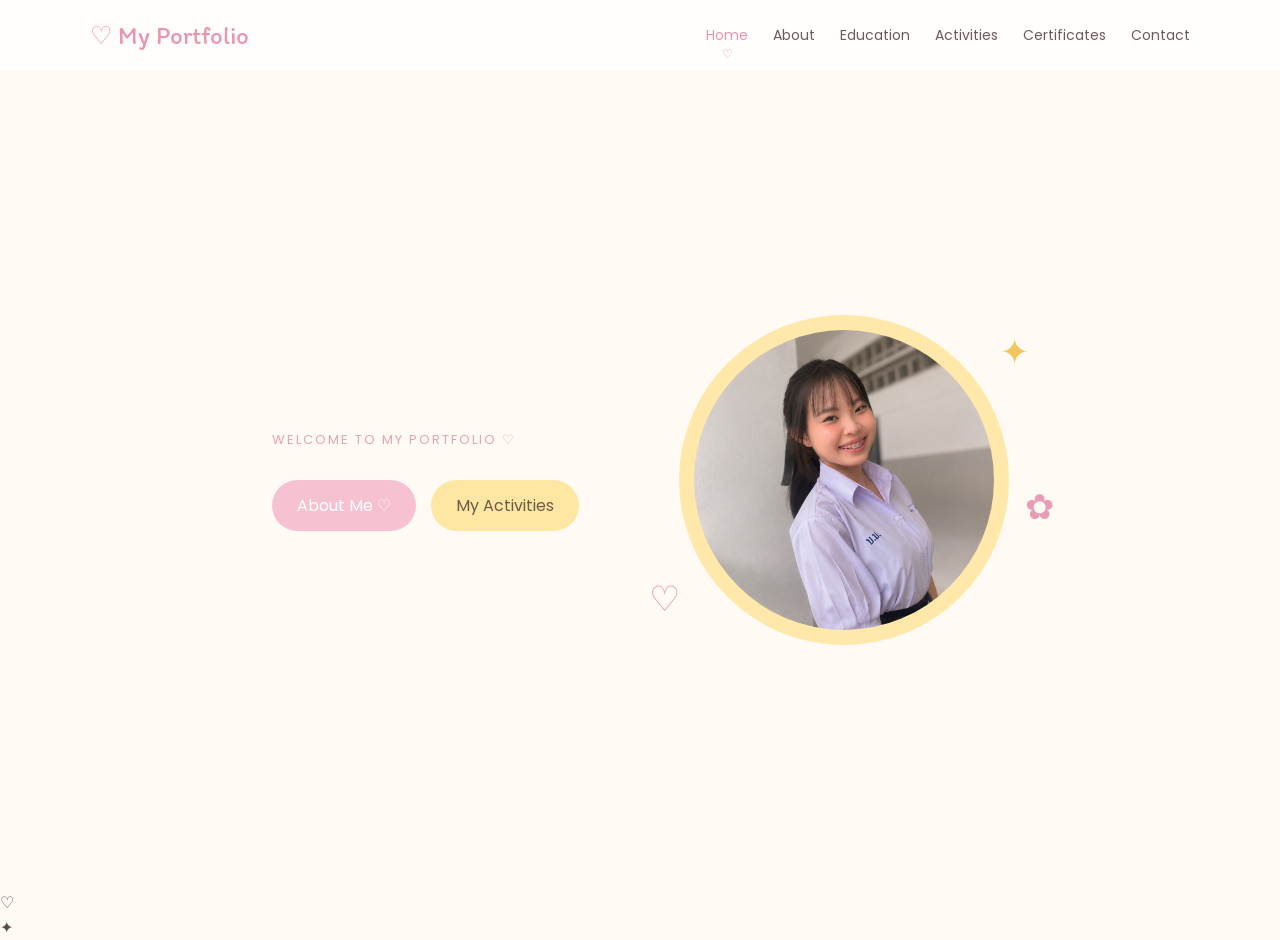
<file: index.html>
<!DOCTYPE html>
<html lang="en">
<head>
    <meta charset="UTF-8">
    <meta name="viewport" content="width=device-width, initial-scale=1.0">
    <title>My Portfolio</title>
    <link rel="stylesheet" href="style.css">
</head>

<body>

<header class="navbar">
    <div class="logo">♡ My Portfolio</div>

    <nav>
        <a href="index.html" class="active">Home</a>
        <a href="about.html">About</a>
        <a href="education.html">Education</a>
        <a href="activities.html">Activities</a>
        <a href="certificates.html">Certificates</a>
        <a href="contact.html">Contact</a>
    </nav>
</header>

<main class="home">

    <div class="home-text fade-up">
        <p class="small-title">WELCOME TO MY PORTFOLIO ♡</p>

        <h1สวัสดี ดิฉัน<br>
            <spanนางสาวปพิชญา อรัญแล</span>
        </h1>

        <p class="description">
            
        </p>

        <div class="buttons">
            <a href="about.html" class="btn pink">About Me ♡</a>
            <a href="activities.html" class="btn yellow">My Activities</a>
        </div>
    </div>

    <div class="home-image fade-in">
        <div class="image-circle">
            <img src="IMG_1248.jpeg" alt="Profile">
        </div>

        <div class="deco star">✦</div>
        <div class="deco heart">♡</div>
        <div class="deco flower">✿</div>
    </div>

</main>

<div class="floating">♡</div>
<div class="floating two">✦</div>

<script src="script.js"></script>

</body>
</html>
</file>
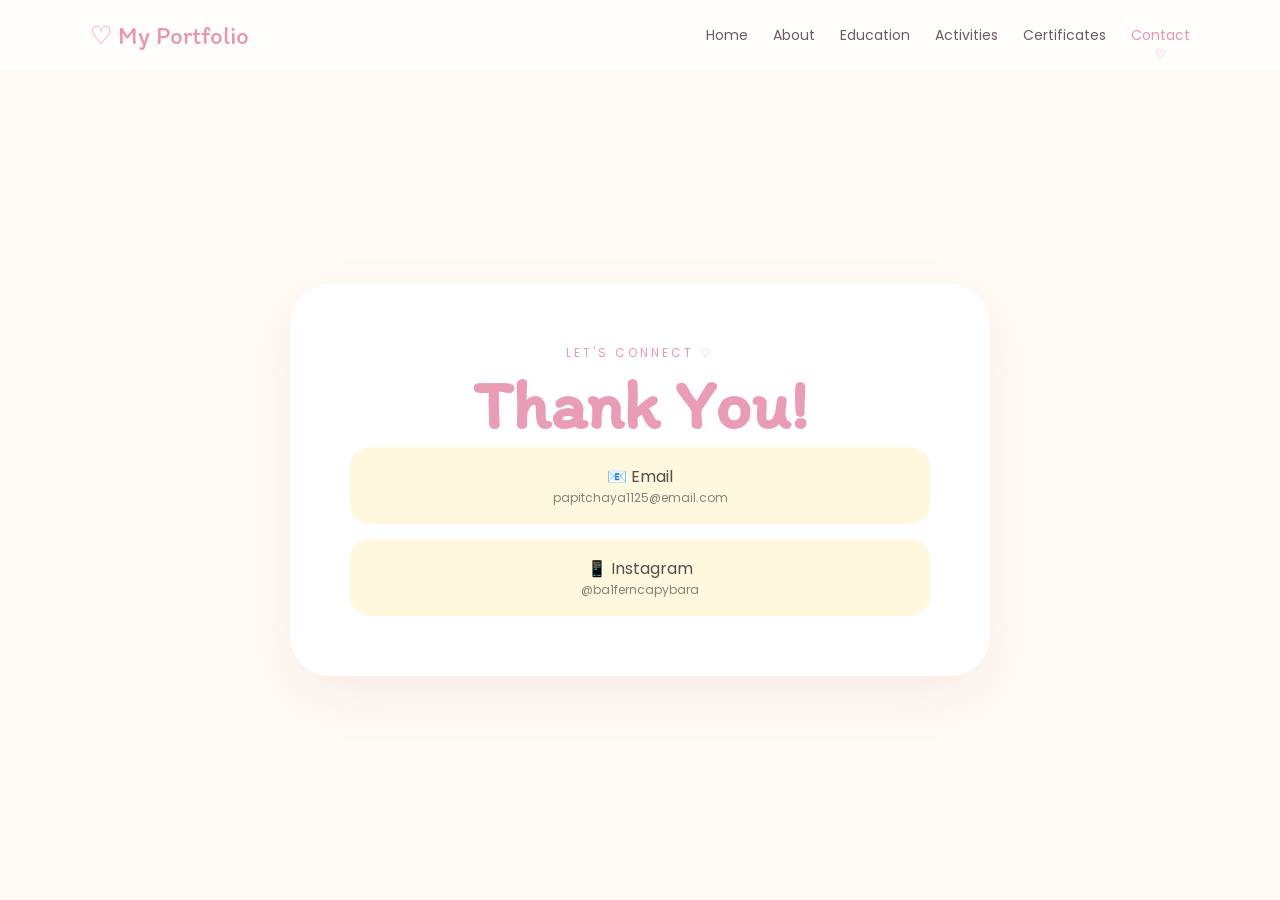
<file: contact.html>
<!DOCTYPE html>
<html lang="en">
<head>
    <meta charset="UTF-8">
    <meta name="viewport" content="width=device-width, initial-scale=1.0">
    <title>Contact</title>
    <link rel="stylesheet" href="style.css">
</head>

<body>

<header class="navbar">
    <div class="logo">♡ My Portfolio</div>

    <nav>
        <a href="index.html">Home</a>
        <a href="about.html">About</a>
        <a href="education.html">Education</a>
        <a href="activities.html">Activities</a>
        <a href="certificates.html">Certificates</a>
        <a href="contact.html" class="active">Contact</a>
    </nav>
</header>

<section class="contact-page">

    <div class="contact-box fade-up">

        <p>LET'S CONNECT ♡</p>

        <h1>Thank You!</h1>
            
        </p>

        <div class="contact-links">

            <a href="#">
                📧 Email
                <span>papitchaya1125@email.com</span>
            </a>

            <a href="#">
                📱 Instagram
                <span>@ba1ferncapybara</span>
            </a>

        </div>

    </div>

</section>

<script src="script.js"></script>

</body>
</html>
</file>
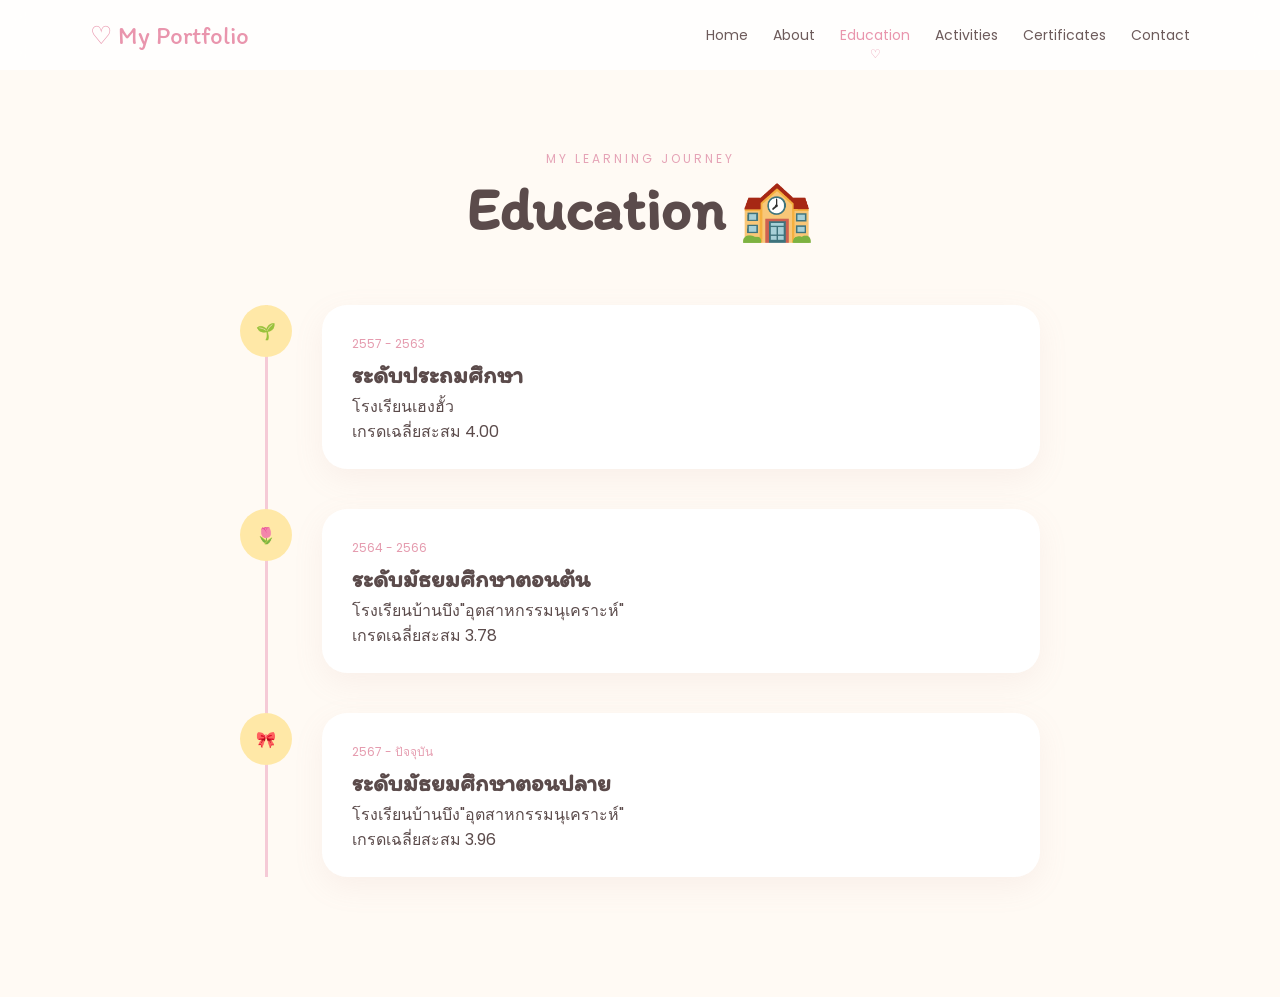
<file: education.html>
<!DOCTYPE html>
<html lang="en">
<head>
    <meta charset="UTF-8">
    <meta name="viewport" content="width=device-width, initial-scale=1.0">
    <title>Education</title>
    <link rel="stylesheet" href="style.css">
</head>

<body>

<header class="navbar">
    <div class="logo">♡ My Portfolio</div>

    <nav>
        <a href="index.html">Home</a>
        <a href="about.html">About</a>
        <a href="education.html" class="active">Education</a>
        <a href="activities.html">Activities</a>
        <a href="certificates.html">Certificates</a>
        <a href="contact.html">Contact</a>
    </nav>
</header>

<section class="page">

    <div class="page-title fade-up">
        <p>MY LEARNING JOURNEY</p>
        <h1>Education 🏫</h1>
    </div>

    <div class="timeline">

        <div class="timeline-item fade-up">
            <div class="timeline-dot">🌱</div>

            <div class="timeline-card">
                <span>2557 - 2563</span>
                <h2>ระดับประถมศึกษา</h2>
                <p>โรงเรียนเฮงฮั้ว</p>
                <p>เกรดเฉลี่ยสะสม 4.00</p></p>
            </div>
        </div>

        <div class="timeline-item fade-up">
            <div class="timeline-dot">🌷</div>

            <div class="timeline-card">
                <span>2564 - 2566</span>
                <h2>ระดับมัธยมศึกษาตอนต้น</h2>
                <p>โรงเรียนบ้านบึง"อุตสาหกรรมนุเคราะห์"</p>
                <p>เกรดเฉลี่ยสะสม 3.78</p>
            </div>
        </div>

        <div class="timeline-item fade-up">
            <div class="timeline-dot">🎀</div>

            <div class="timeline-card">
                <span>2567 - ปัจจุบัน</span>
                <h2>ระดับมัธยมศึกษาตอนปลาย</h2>
                <p>โรงเรียนบ้านบึง"อุตสาหกรรมนุเคราะห์"</p>
                <p>เกรดเฉลี่ยสะสม 3.96</p>
            </div>
        </div>

    </div>

</section>

<script src="script.js"></script>

</body>
</html>
</file>
<file: style.css>
@import url('https://fonts.googleapis.com/css2?family=Itim&family=Poppins:wght@400;500;600;700&display=swap');

* {
    margin: 0;
    padding: 0;
    box-sizing: border-box;
}

html {
    scroll-behavior: smooth;
}

body {
    font-family: 'Poppins', sans-serif;
    background: #fffaf4;
    color: #5b4b4b;
    overflow-x: hidden;
}

/* ================= NAVBAR ================= */

.navbar {
    width: 100%;
    padding: 20px 7%;
    display: flex;
    justify-content: space-between;
    align-items: center;
    background: rgba(255,255,255,0.8);
    backdrop-filter: blur(12px);
    position: sticky;
    top: 0;
    z-index: 100;
}

.logo {
    font-family: 'Itim', cursive;
    font-size: 25px;
    color: #e995ad;
}

nav {
    display: flex;
    gap: 25px;
}

nav a {
    text-decoration: none;
    color: #6d5b5b;
    font-size: 14px;
    transition: 0.3s;
    position: relative;
}

nav a:hover {
    color: #e995ad;
    transform: translateY(-2px);
}

nav a.active {
    color: #e995ad;
}

nav a.active::after {
    content: "♡";
    position: absolute;
    left: 50%;
    transform: translateX(-50%);
    bottom: -17px;
    font-size: 12px;
}

/* ================= HOME ================= */

.home {
    min-height: calc(100vh - 80px);
    display: flex;
    justify-content: center;
    align-items: center;
    gap: 100px;
    padding: 50px 8%;
}

.home-text {
    max-width: 550px;
}

.small-title {
    color: #e5a3b6;
    font-size: 13px;
    letter-spacing: 2px;
    margin-bottom: 15px;
}

.home h1 {
    font-family: 'Itim', cursive;
    font-size: clamp(55px, 7vw, 90px);
    line-height: 0.95;
    color: #594a4a;
}

.home h1 span {
    color: #e99db5;
}

.description {
    margin-top: 25px;
    line-height: 1.8;
    max-width: 480px;
}

.buttons {
    margin-top: 30px;
    display: flex;
    gap: 15px;
}

.btn {
    text-decoration: none;
    padding: 13px 25px;
    border-radius: 30px;
    transition: 0.3s;
}

.btn:hover {
    transform: translateY(-5px) scale(1.03);
}

.pink {
    background: #f6c2d2;
    color: white;
}

.yellow {
    background: #ffe7a3;
    color: #6b5a45;
}

.home-image {
    position: relative;
}

.image-circle {
    width: 330px;
    height: 330px;
    border-radius: 50%;
    background: #ffe8a9;
    padding: 15px;
    animation: floating 4s ease-in-out infinite;
}

.image-circle img {
    width: 100%;
    height: 100%;
    object-fit: cover;
    border-radius: 50%;
}

.deco {
    position: absolute;
    font-size: 35px;
    animation: floating 3s ease-in-out infinite;
}

.star {
    top: 10px;
    right: -20px;
    color: #f0c75e;
}

.heart {
    bottom: 20px;
    left: -30px;
    color: #e99db5;
}

.flower {
    top: 50%;
    right: -45px;
    color: #e99db5;
}

/* ================= PAGE ================= */

.page {
    min-height: 100vh;
    padding: 80px 8%;
}

.page-title {
    text-align: center;
    margin-bottom: 60px;
}

.page-title p {
    color: #e5a3b6;
    letter-spacing: 3px;
    font-size: 12px;
}

.page-title h1 {
    font-family: 'Itim', cursive;
    font-size: 60px;
    margin-top: 5px;
}

/* ================= ABOUT ================= */

.about-container {
    max-width: 1000px;
    margin: auto;
    display: flex;
    align-items: center;
    gap: 60px;
}

.about-image {
    width: 320px;
    height: 400px;
    padding: 12px;
    background: #f7c7d5;
    border-radius: 40px;
    transform: rotate(-3deg);
    transition: 0.4s;
}

.about-image:hover {
    transform: rotate(0) scale(1.03);
}

.about-image img {
    width: 100%;
    height: 100%;
    object-fit: cover;
    border-radius: 30px;
}

.about-card {
    flex: 1;
    background: white;
    padding: 40px;
    border-radius: 30px;
    box-shadow: 0 15px 40px rgba(200,150,150,0.12);
}

.about-card h2 {
    font-family: 'Itim', cursive;
    font-size: 35px;
    color: #e596af;
    margin-bottom: 15px;
}

.info-grid {
    display: grid;
    grid-template-columns: 1fr 1fr;
    gap: 15px;
    margin-top: 25px;
}

.info-box {
    background: #fff8df;
    padding: 15px;
    border-radius: 20px;
    transition: 0.3s;
}

.info-box:hover {
    transform: translateY(-7px);
    background: #ffeef3;
}

.info-box span {
    font-size: 22px;
}

.info-box b {
    display: block;
    font-size: 13px;
}

.info-box p {
    font-size: 12px;
}

/* ================= EDUCATION ================= */

.timeline {
    max-width: 800px;
    margin: auto;
    position: relative;
}

.timeline::before {
    content: "";
    position: absolute;
    left: 25px;
    top: 0;
    height: 100%;
    width: 3px;
    background: #f5cad6;
}

.timeline-item {
    display: flex;
    gap: 30px;
    margin-bottom: 40px;
}

.timeline-dot {
    min-width: 52px;
    height: 52px;
    background: #ffe8a7;
    border-radius: 50%;
    display: flex;
    align-items: center;
    justify-content: center;
    z-index: 2;
}

.timeline-card {
    background: white;
    padding: 25px 30px;
    border-radius: 25px;
    width: 100%;
    box-shadow: 0 10px 30px rgba(200,150,150,0.1);
    transition: 0.3s;
}

.timeline-card:hover {
    transform: translateX(10px);
}

.timeline-card span {
    color: #e59caf;
    font-size: 12px;
}

.timeline-card h2 {
    font-family: 'Itim', cursive;
    margin: 5px 0;
}

/* ================= ACTIVITIES ================= */

.card-grid {
    max-width: 1100px;
    margin: auto;
    display: grid;
    grid-template-columns: repeat(3, 1fr);
    gap: 25px;
}

.activity-card {
    background: white;
    border-radius: 30px;
    overflow: hidden;
    box-shadow: 0 10px 30px rgba(200,150,150,0.1);
    transition: 0.4s;
}

.activity-card:hover {
    transform: translateY(-12px) rotate(1deg);
    box-shadow: 0 20px 40px rgba(200,150,150,0.18);
}

.activity-card img {
    width: 100%;
    height: 220px;
    object-fit: cover;
}

.card-content {
    padding: 25px;
}

.card-content span {
    color: #e59caf;
    font-size: 12px;
}

.card-content h2 {
    font-family: 'Itim', cursive;
    font-size: 27px;
    margin: 5px 0;
}

/* ================= CERTIFICATES ================= */

.certificate-grid {
    max-width: 1100px;
    margin: auto;
    display: grid;
    grid-template-columns: repeat(2, 1fr);
    gap: 30px;
}

.certificate {
    background: white;
    padding: 15px;
    border-radius: 25px;
    text-align: center;
    box-shadow: 0 10px 30px rgba(200,150,150,0.1);
    transition: 0.4s;
}

.certificate:hover {
    transform: translateY(-10px) scale(1.02);
}

.certificate img {
    width: 100%;
    border-radius: 15px;
}

.certificate h3 {
    font-family: 'Itim', cursive;
    margin-top: 12px;
}

/* ================= CONTACT ================= */

.contact-page {
    min-height: calc(100vh - 80px);
    display: flex;
    align-items: center;
    justify-content: center;
    padding: 50px 8%;
}

.contact-box {
    background: white;
    padding: 60px;
    max-width: 700px;
    width: 100%;
    text-align: center;
    border-radius: 40px;
    box-shadow: 0 20px 50px rgba(200,150,150,0.12);
}

.contact-box > p:first-child {
    color: #e59caf;
    letter-spacing: 3px;
    font-size: 12px;
}

.contact-box h1 {
    font-family: 'Itim', cursive;
    font-size: 70px;
    color: #e99db5;
}

.contact-text {
    line-height: 1.8;
    margin: 15px auto 30px;
}

.contact-links {
    display: grid;
    gap: 15px;
}

.contact-links a {
    text-decoration: none;
    background: #fff8df;
    padding: 17px;
    border-radius: 20px;
    color: #5b4b4b;
    transition: 0.3s;
}

.contact-links a:hover {
    background: #ffeef3;
    transform: translateY(-5px);
}

.contact-links span {
    display: block;
    font-size: 12px;
    opacity: 0.7;
}

/* ================= ANIMATION ================= */

.fade-up {
    animation: fadeUp 1s ease both;
}

.fade-in {
    animation: fadeIn 1.2s ease both;
}

@keyframes fadeUp {
    from {
        opacity: 0;
        transform: translateY(40px);
    }

    to {
        opacity: 1;
        transform: translateY(0);
    }
}

@keyframes fadeIn {
    from {
        opacity: 0;
        transform: scale(0.85);
    }

    to {
        opacity: 1;
        transform: scale(1);
    }
}

@keyframes floating {
    0%, 100% {
        transform: translateY(0);
    }

    50% {
        transform: translateY(-12px);
    }
}

/* ================= MOBILE ================= */

@media (max-width: 800px) {

    .navbar {
        flex-direction: column;
        gap: 15px;
    }

    nav {
        gap: 12px;
        flex-wrap: wrap;
        justify-content: center;
    }

    nav a {
        font-size: 11px;
    }

    .home {
        flex-direction: column-reverse;
        text-align: center;
        gap: 50px;
    }

    .image-circle {
        width: 250px;
        height: 250px;
    }

    .buttons {
        justify-content: center;
    }

    .about-container {
        flex-direction: column;
    }

    .card-grid {
        grid-template-columns: 1fr;
    }

    .certificate-grid {
        grid-template-columns: 1fr;
    }

    .page-title h1 {
        font-size: 48px;
    }

    .contact-box {
        padding: 40px 25px;
    }

    .contact-box h1 {
        font-size: 55px;
    }
}
</file>
